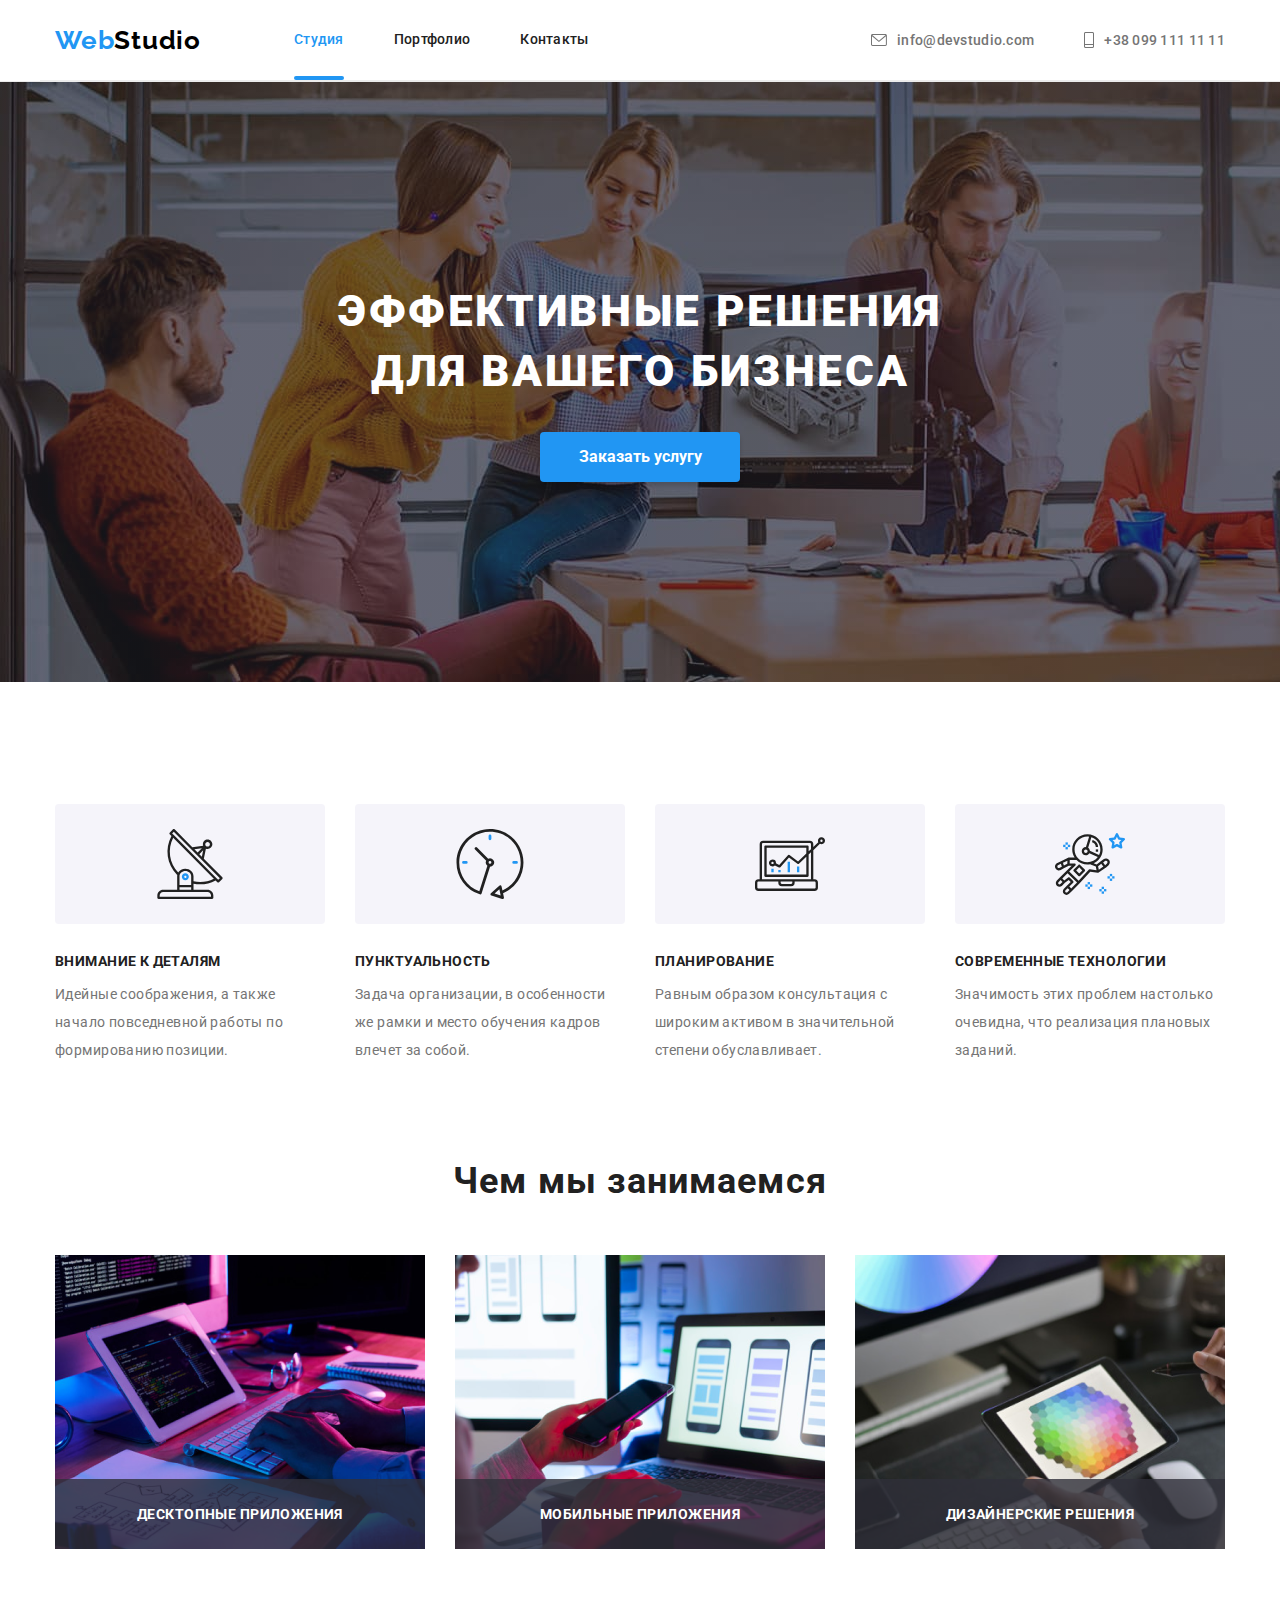
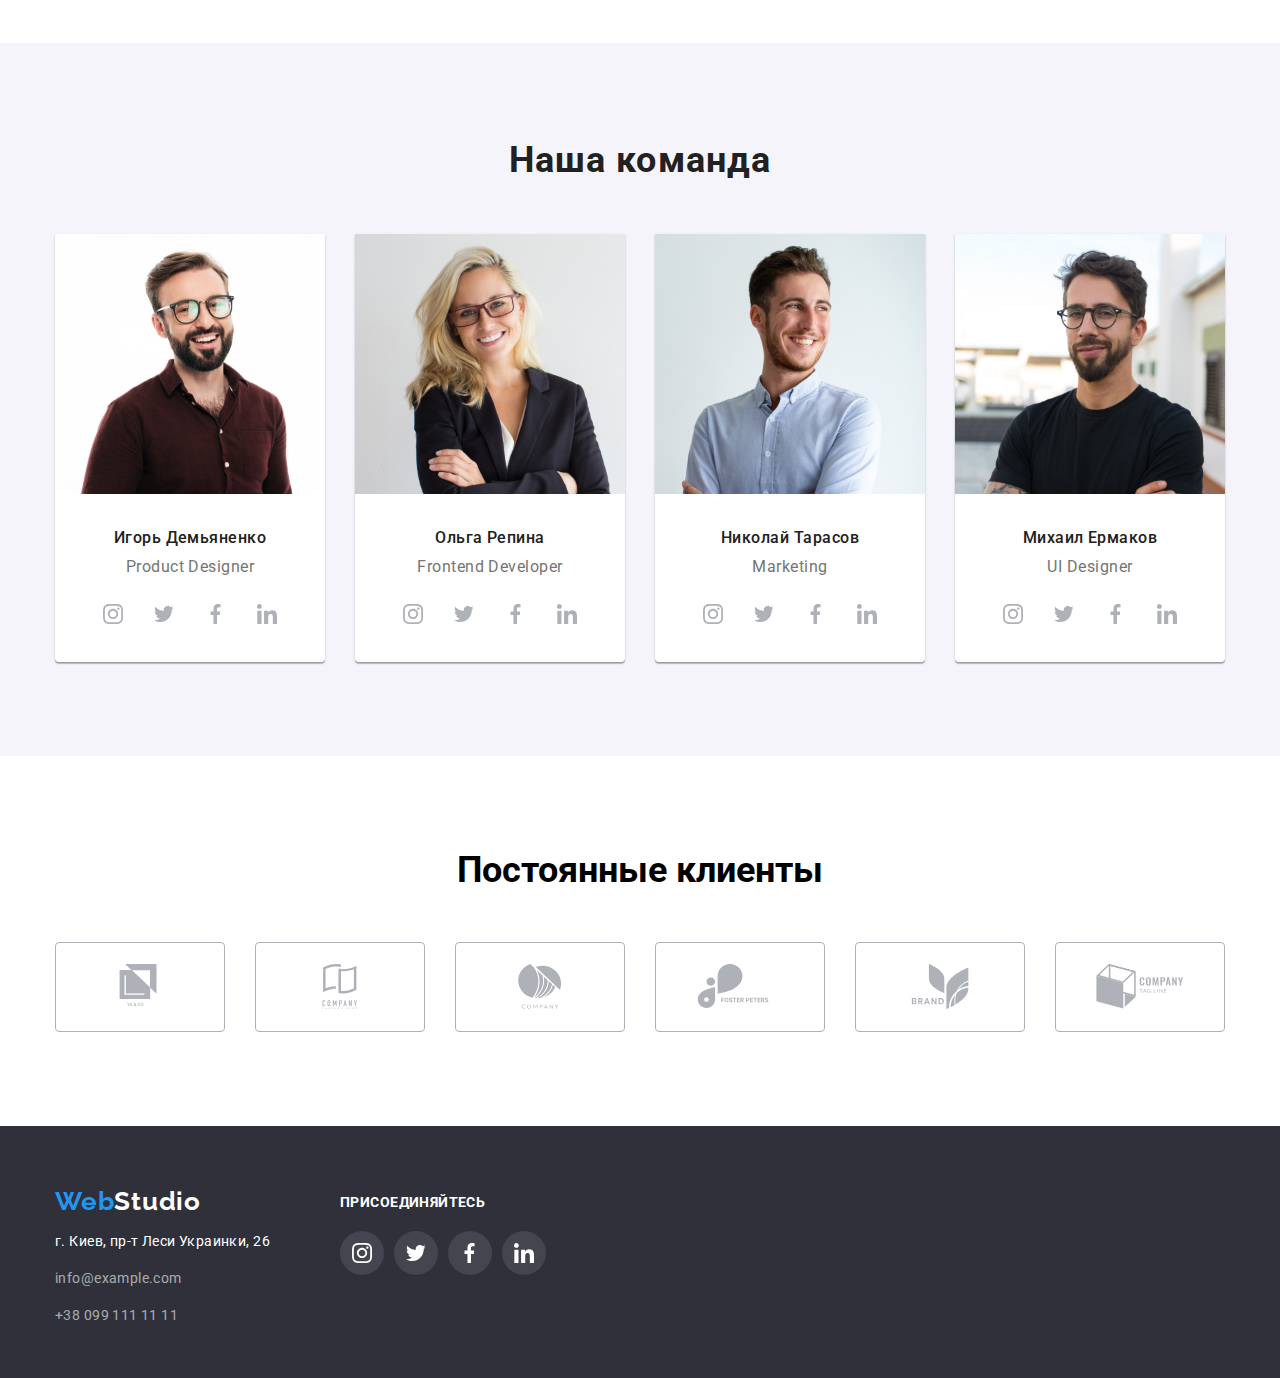
<file: index.html>
<!DOCTYPE html>
<html lang="ru">

<head>
    <meta charset="UTF-8">
    <meta name="viewport" content="width=device-width, initial-scale=1.0">
    <title>goit-markup-hw-01</title>
    <link rel="stylesheet" href="./css/style.css">
    <link rel="preconnect" href="https://fonts.gstatic.com">
    <link
        href="https://fonts.googleapis.com/css2?family=Raleway:wght@700&family=Roboto:wght@400;500;700;900&display=swap"
        rel="stylesheet">
</head>

<body>

    <!--header conteiner -->
    <header class="header">
        <div class="conteiner header-conteiner">
            <nav class="navigation">
                <a href="" class="logo-header">Web<span style="color:black;">Studio</span> </a>
                <ul class="site-nav list ">
                    <li class="nav-item"> <a href="./index.html" class="link current">Студия</a></li>
                    <li class="nav-item"> <a href="./portfolio.html" class="link">Портфолио</a></li>
                    <li class="nav-item"> <a href="" class="link">Контакты</a> </li>
                </ul>
            </nav>
            <!--webstudio-conteiner-contacts-->
            <ul class="contacts-nav list ">

                <li class="nav-contact-link"> <a href="" class="contact-link mail"> <svg>
                            <use href="./image/symbol-defs.svg#icon-envelope"></use>
                        </svg>
                        info@devstudio.com</a></li>
                <li class="nav-contact-link "> <a href="" class="contact-link tel"><svg>
                            <use href="./image/symbol-defs.svg#icon-phone"></use>
                        </svg>
                        +38 099 111 11 11</a> </li>

            </ul>
        </div>


    </header>

    <main>

        <!--Hero conteiner-->
        <section class="hero-section">
            <div class="hero-conteiner">
                <h1 class="hero-title">Эффективные решения для вашего бизнеса</h1>
                <button class="hero-button button " data-modal-open>Заказать услугу</span></button>
            </div>
        </section>


        <!--solutions conteiner-->
        <section class="solutions-section ">
            <div class="solutions-conteiner">
                <h2 class="solutions-title"> Наши приоритеты</h2>
                <ul class="solutions-list list">

                    <li class="solution-block antenna">

                        <h3 class="title"> Внимание к деталям</h3>
                        <p class="par-text-solution">Идейные соображения, а также начало повседневной работы по
                            формированию позиции.</p>
                    </li>

                    <li class="solution-block clock">

                        <h3 class="title">Пунктуальность</h3>
                        <p class="par-text-solution">Задача организации, в особенности же рамки и место обучения кадров
                            влечет за собой.</p>
                    </li>

                    <li class="solution-block diagram">

                        <h3 class="title">Планирование</h3>
                        <p class="par-text-solution">Равным образом консультация с широким активом в значительной
                            степени обуславливает.</p>
                    </li>

                    <li class="solution-block astronaut">

                        <h3 class="title">Современные технологии</h3>
                        <p class="par-text-solution">Значимость этих проблем настолько очевидна, что реализация плановых
                            заданий.</p>
                    </li>

                </ul>
            </div>
        </section>

        <!--Works samples container-->
        <section class="works-samples-container">
            <div class="work-conteiner">
                <h2 class="works-samples-title">Чем мы занимаемся</h2>
                <ul class="work-samples-list list">
                    <li class="work-photo">
                        <img class="photo" src="image/logo1.png" width="370" alt="photos">
                        <p class="label">Десктопные приложения</p>
                    </li>
                    <li class="work-photo">
                        <img class="photo" src="image/logo2.png" width="370" alt="photos">
                        <p class="label">Мобильные приложения</p>
                    </li>
                    <li class="work-photo">
                        <img class="photo" src="image/logo3.png" width="370" alt="photos">
                        <p class="label">Дизайнерские решения</p>
                    </li>
                </ul>
            </div>

        </section>

        <!--Team-container-->
        <section class="section-team">
            <div class="section-team-conteiner">
                <h2 class="main-work-title">Наша команда</h2>

                <ul class="section-team-list list">

                    <li class="team-cards">
                        <img class="designer-photo" src="image/foto1.jpg" width="240" alt="photos">
                        <div class="team-profile ">
                            <h3 class="designer-title">Игорь Демьяненко</h3>
                            <p class="par-text">Product Designer</p>

                            <ul class="social-group">
                                <li class="social-links">
                                    <a href="" class="icon-instagram soc-link">
                                        <svg>
                                            <use href="./image/symbol-defs.svg#icon-instagram"></use>
                                        </svg>
                                    </a>
                                </li>
                                <li class="social-links">
                                    <a href="" class="icon-twitter soc-link">
                                        <svg>
                                            <use href="./image/symbol-defs.svg#icon-twitter"></use>
                                        </svg>
                                    </a>
                                </li>
                                <li class="social-links">
                                    <a href="" class="icon-facebook soc-link">
                                        <svg>
                                            <use href="./image/symbol-defs.svg#icon-facebook"></use>
                                        </svg>
                                    </a>
                                </li>
                                <li class="social-links">
                                    <a href="" class="icon-linkedin soc-link">
                                        <svg>
                                            <use href="./image/symbol-defs.svg#icon-linkedin"></use>
                                        </svg>
                                    </a>
                                </li>
                            </ul>
                        </div>
                    </li>

                    <li class="team-cards">
                        <img class="designer-photo" src="image/foto2.jpg" width="240" alt="photos">
                        <div class="team-profile ">
                            <h3 class="designer-title">Ольга Репина</h3>
                            <p class="par-text">Frontend Developer</p>
                            <ul class="social-group">
                                <li class="social-links">
                                    <a href="" class="icon-instagram soc-link">
                                        <svg>
                                            <use href="./image/symbol-defs.svg#icon-instagram"></use>
                                        </svg>
                                    </a>
                                </li>
                                <li class="social-links">
                                    <a href="" class="icon-twitter soc-link">
                                        <svg>
                                            <use href="./image/symbol-defs.svg#icon-twitter"></use>
                                        </svg>
                                    </a>
                                </li>
                                <li class="social-links">
                                    <a href="" class="icon-facebook soc-link">
                                        <svg>
                                            <use href="./image/symbol-defs.svg#icon-facebook"></use>
                                        </svg>
                                    </a>
                                </li>
                                <li class="social-links">
                                    <a href="" class="icon-linkedin soc-link">
                                        <svg>
                                            <use href="./image/symbol-defs.svg#icon-linkedin"></use>
                                        </svg>
                                    </a>
                                </li>
                            </ul>
                        </div>
                    </li>

                    <li class="team-cards">
                        <img class="designer-photo" src="image/foto3.jpg" width="240" alt="photos">
                        <div class="team-profile ">
                            <h3 class="designer-title">Николай Тарасов</h3>
                            <p class="par-text"> Marketing</p>
                            <ul class="social-group">
                                <li class="social-links">
                                    <a href="" class="icon-instagram soc-link">
                                        <svg>
                                            <use href="./image/symbol-defs.svg#icon-instagram"></use>
                                        </svg>
                                    </a>
                                </li>
                                <li class="social-links">
                                    <a href="" class="icon-twitter soc-link">
                                        <svg>
                                            <use href="./image/symbol-defs.svg#icon-twitter"></use>
                                        </svg>
                                    </a>
                                </li>
                                <li class="social-links">
                                    <a href="" class="icon-facebook soc-link">
                                        <svg>
                                            <use href="./image/symbol-defs.svg#icon-facebook"></use>
                                        </svg>
                                    </a>
                                </li>
                                <li class="social-links">
                                    <a href="" class="icon-linkedin soc-link">
                                        <svg>
                                            <use href="./image/symbol-defs.svg#icon-linkedin"></use>
                                        </svg>
                                    </a>
                                </li>
                            </ul>
                        </div>
                    </li>

                    <li class="team-cards">
                        <img class="designer-photo" src="image/foto4.jpg" width="240" alt="photos">
                        <div class="team-profile ">
                            <h3 class="designer-title">Михаил Ермаков</h3>
                            <p class="par-text">UI Designer</p>
                            <ul class="social-group">
                                <li class="social-links">
                                    <a href="" class="icon-instagram soc-link">
                                        <svg>
                                            <use href="./image/symbol-defs.svg#icon-instagram"></use>
                                        </svg>
                                    </a>
                                </li>
                                <li class="social-links">
                                    <a href="" class="icon-twitter soc-link">
                                        <svg>
                                            <use href="./image/symbol-defs.svg#icon-twitter"></use>
                                        </svg>
                                    </a>
                                </li>
                                <li class="social-links">
                                    <a href="" class="icon-facebook soc-link">
                                        <svg>
                                            <use href="./image/symbol-defs.svg#icon-facebook"></use>
                                        </svg>
                                    </a>
                                </li>
                                <li class="social-links">
                                    <a href="" class="icon-linkedin soc-link">
                                        <svg>
                                            <use href="./image/symbol-defs.svg#icon-linkedin"></use>
                                        </svg>
                                    </a>
                                </li>
                            </ul>
                        </div>
                    </li>

                </ul>
            </div>
        </section>

        <section class="clients">
            <div class="conteinet-clients">
                <h2 class="our-clients">Постоянные клиенты</h2>
                <ul class="clients-list">
                    <li class="clients-logo">
                        <a href="" class="comp-link">
                            <svg>
                                <use href="./image/symbol-defs.svg#icon-ya-and-co"></use>
                            </svg>
                        </a>
                    </li>
                    <li class="clients-logo">
                        <a href="" class="comp-link"">
    <svg>
        <use href=" ./image/symbol-defs.svg#icon-company-tagline"></use>
                            </svg>
                        </a>
                    </li>
                    <li class="clients-logo">
                        <a href="" class="comp-link"">
    <svg>
        <use href=" ./image/symbol-defs.svg#icon-company-fruits"></use>
                            </svg>
                        </a>
                    </li>
                    <li class="clients-logo">
                        <a href="" class="comp-link"">
    <svg>
        <use href=" ./image/symbol-defs.svg#icon-foster-peters"></use>
                            </svg>
                        </a>
                    </li>
                    <li class="clients-logo">
                        <a href="" class="comp-link">
                            <svg>
                                <use href="./image/symbol-defs.svg#icon-brand"></use>
                            </svg>
                        </a>
                    </li>
                    <li class="clients-logo">
                        <a href="" class="comp-link">
                            <svg>
                                <use href="./image/symbol-defs.svg#icon-build"></use>
                            </svg>
                        </a>
                    </li>
                </ul>
            </div>
        </section>

    </main>
    <footer class="footer-block">

        <div class="footer-conteiner">
            <div class="footer-nav">
                <a href="" class="logo-footer ">Web<span class="color-logo">Studio</span> </a>
                <ul class=" navigation-list list">
                    <li class="">
                        <p class="address-footer ">г. Киев, пр-т Леси Украинки, 26</p>
                        <a href="" class="footer-email ">info@example.com </a>
                        <a href="" class="footer-tel ">+38 099 111 11 11</a>
                    <li>
                </ul>
            </div>
                <div class="footer-social">
                    <p>присоединяйтесь</p>
                    
                    <ul class="footer-links-list">
                
                        <li class="footer-links"><a href="" class="footer-li">
                                <svg>
                                    <use href="./image/symbol-defs.svg#icon-instagram"></use>
                                </svg>
                            </a></li>
                        <li class="footer-links"><a href="" class="footer-li">
                                <svg>
                                    <use href="./image/symbol-defs.svg#icon-twitter"></use>
                                </svg>
                            </a></li>
                        <li class="footer-links"><a href="" class="footer-li">
                            <svg>
                                <use href="./image/symbol-defs.svg#icon-facebook"></use>
                            </svg>
                            </a>
                        </li>
                        <li class="footer-links"><a href="" class="footer-li">
                                <svg>
                                    <use href="./image/symbol-defs.svg#icon-linkedin"></use>
                                </svg>
                            </a>
                        </li>
                    </ul>
                    
                </div>
        </div>
   
    </footer>
    <div class="backdrop is-hidden " data-modal>
        <div class="modal">
<button class="modal-close" data-modal-close>
    <img src="./image/close.svg" alt="">
</button>
        </div>

    </div>

<script src="./js/modal.js"></script>

</body>

</html>
</file>
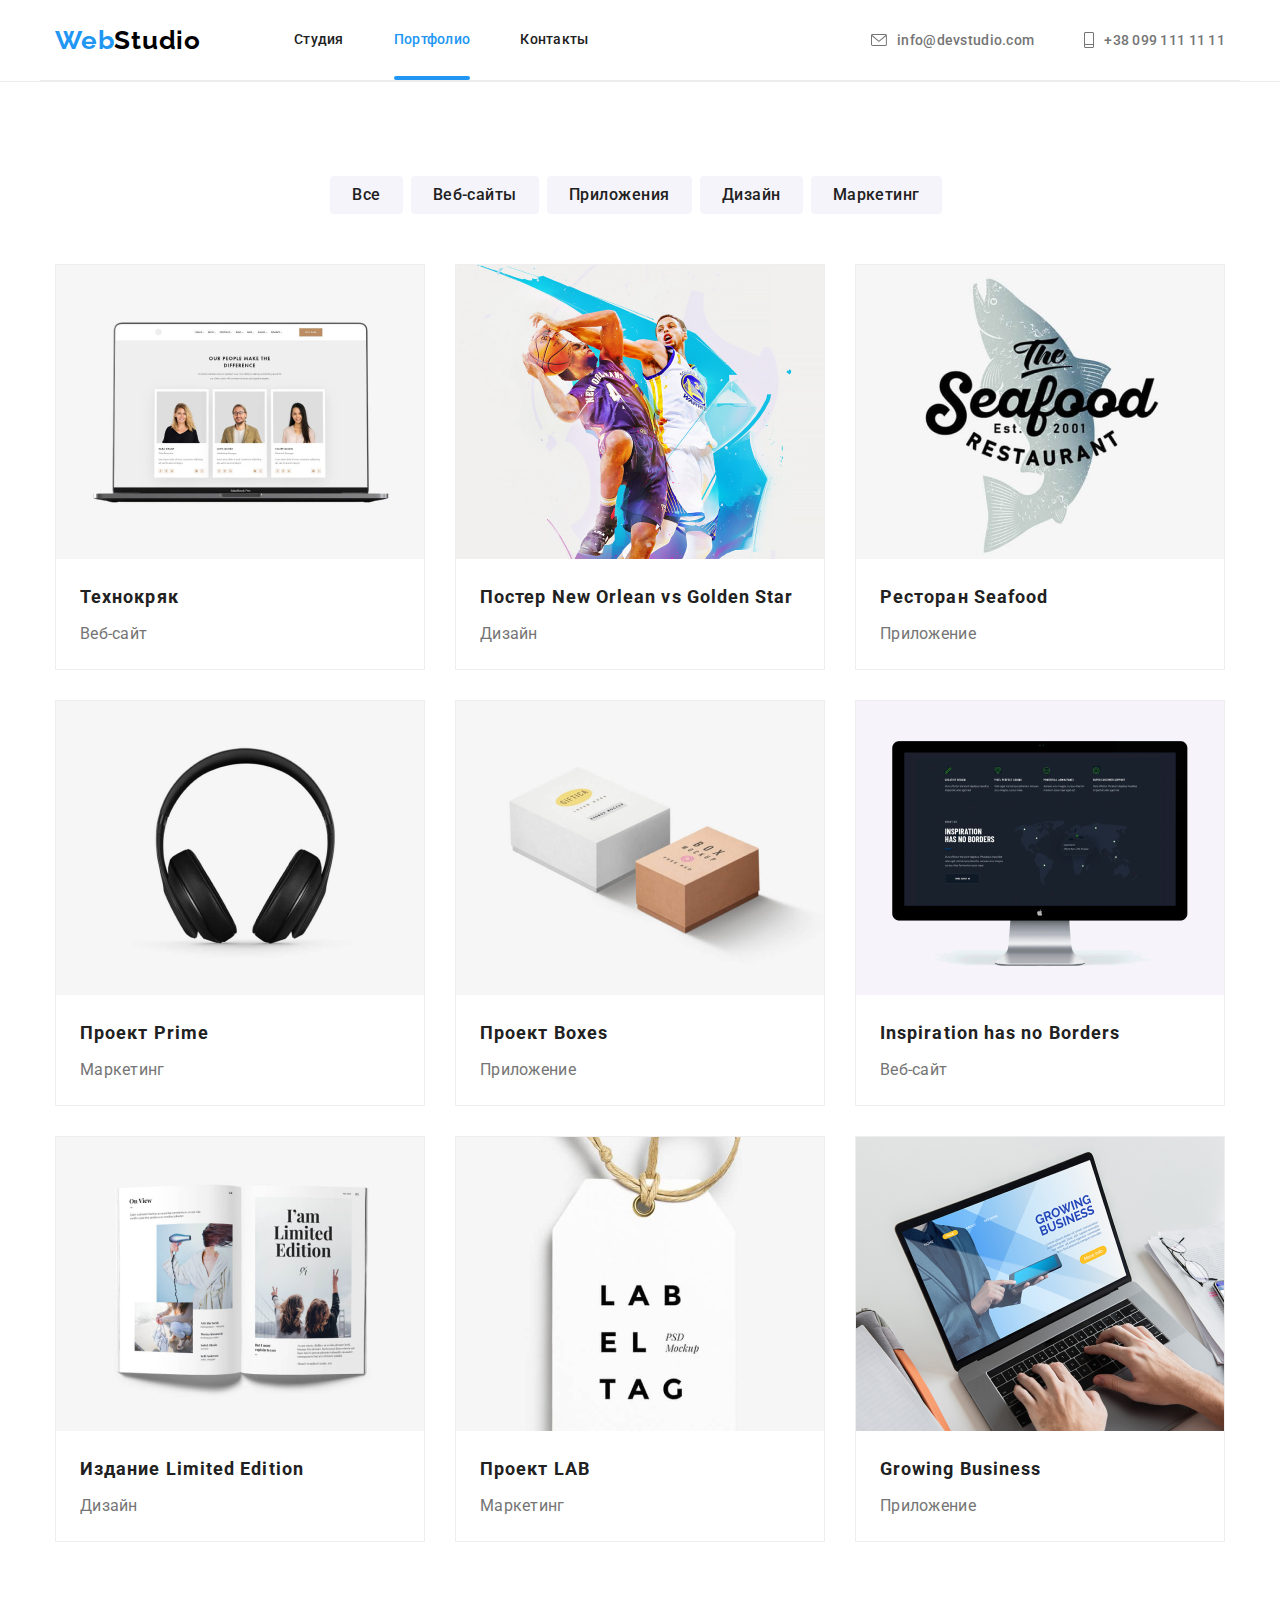
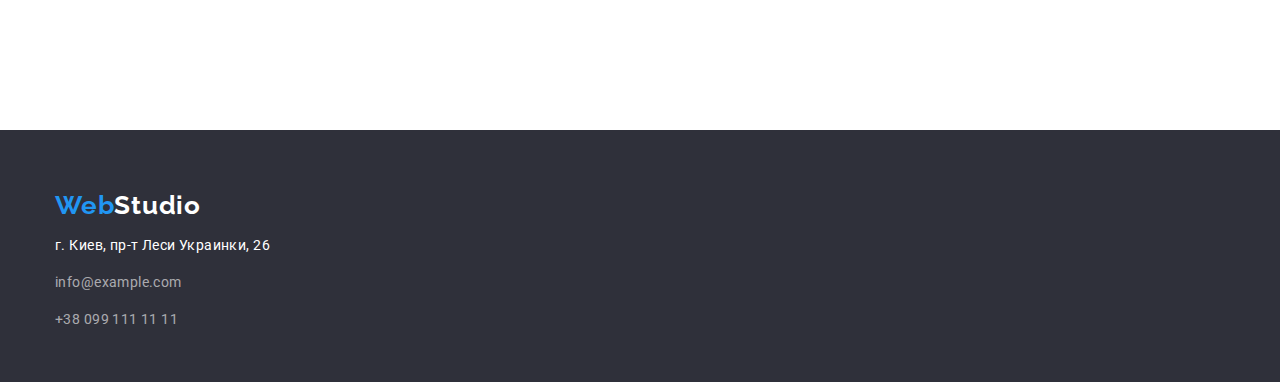
<file: portfolio.html>
<!DOCTYPE html>
<html lang="ru">
<head>
    <meta charset="UTF-8">
    <meta name="viewport" content="width=device-width, initial-scale=1.0">
    <title>goit-markup-hw-01</title>
    <link rel="stylesheet" href="./css/style.css">
    <link rel="preconnect" href="https://fonts.gstatic.com">
<link href="https://fonts.googleapis.com/css2?family=Raleway:wght@700&family=Roboto:wght@400;500;700;900&display=swap" rel="stylesheet">
</head>
<body>
    
    <!--header conteiner -->
    <header class="header">
        <div class="conteiner header-conteiner">
            <nav class="navigation">
                <a href="" class="logo-header">Web<span style="color:black;">Studio</span> </a>
                <ul class="site-nav list ">
                    <li class="nav-item"> <a href="./index.html" class="link ">Студия</a></li>
                    <li class="nav-item"> <a href="./portfolio.html" class="link current">Портфолио</a>
                    </li>
                    <li class="nav-item"> <a href="" class="link">Контакты</a> </li>
                </ul>
            </nav>
            <!--webstudio-conteiner-contacts-->
            <ul class="contacts-nav list ">
            
                <li class="nav-contact-link"> <a href="" class="contact-link mail"> <svg>
                            <use href="./image/symbol-defs.svg#icon-envelope"></use>
                        </svg>
                        info@devstudio.com</a></li>
                <li class="nav-contact-link "> <a href="" class="contact-link tel"><svg>
                            <use href="./image/symbol-defs.svg#icon-phone"></use>
                        </svg>
                        +38 099 111 11 11</a> </li>
            
            </ul>
        </div>
    
    
    </header>

<main>
    <!--portfolio-buttons-->

    <section class="portfolio">
        <div class="portfolio-conteiner">

        <h1 class="title-work">Кнопки примеры работ</h1>
<ul class="list portfolio-button">

        <li><button class="nav-button ">Все</button></li>
        <li><button class="nav-button ">Веб-сайты</span></button></li>
        <li><button class="nav-button ">Приложения</span></button></li>
        <li><button class="nav-button ">Дизайн </span></button></li>
        <li><button class="nav-button ">Маркетинг </span></button></li>
    </ul>
            <ul class="projects-table list">
                
                <li class="projects-items"> 
                    <a href class=" link-further link">
                    <div class="photo-cards">
                        <img class="image-portfolio" width="370" src="image/portfolio1.png" alt="Веб-сайт">
                    
                        <p class="overlay-text">Технокряк это современная площадка распространения коронавируса. Компании используют эту платформу для цифрового
                            шпионажа и атак на защищённые сервера конкурентов.</p>
                    </div>
                    <div class="name">
                    <h3 >Технокряк</h3>
            <p >Веб-сайт</p> </div>
            </a>
                </li>

                <li class="projects-items">
                    <a href class="link-further link">
                   <div class="photo-cards">
                        <img class="image-portfolio" width="370" src="image/portfolio2.png" alt="изображены баскетболисты">
            <p class="overlay-text">Технокряк это современная площадка распространения коронавируса. Компании используют эту
                платформу для цифрового
                шпионажа и атак на защищённые сервера конкурентов.</p>
                    </div>
                   <div class="name">
                    <h3 >Постер New Orlean vs Golden Star</h3>
                    <p >Дизайн</p></div>
                </a>
                </li>

                <li class="projects-items">
                    <a href class="link-further link">
                <div class="photo-cards"> 
                    <img class="image-portfolio" width="370" src="image/portfolio3.png" alt="лого ресторана рыба и надпись Ресторан Сифуд ">
                <p class="overlay-text">Технокряк это современная площадка распространения коронавируса. Компании используют эту
                    платформу для цифрового
                    шпионажа и атак на защищённые сервера конкурентов.</p></div>
                <div class="name">
                    <h3 >Ресторан Seafood</h3>
            <p >Приложение</p></div>
            </a>
                </li>

                <li class="projects-items">
                    <a href class="link-further link">
                    <div class="photo-cards"><img class="image-portfolio" width="370" src="image/portfolio4.png" alt="наушики черные">
                    <p class="overlay-text">Технокряк это современная площадка распространения коронавируса. Компании используют эту
                        платформу для цифрового
                        шпионажа и атак на защищённые сервера конкурентов.</p>
                    </div>
                    <div class="name">
                    <h3>Проект Prime</h3>
            <p >Маркетинг</p></div>
            </a>
                </li>

                <li class="projects-items">
                    <a href class="link-further link">
                    <div class="photo-cards">
                        <img class="image-portfolio" width="370" src="image/portfolio5.png" alt="белая и коричневая картонные коробки">
                    <p class="overlay-text">Технокряк это современная площадка распространения коронавируса. Компании используют эту
                        платформу для цифрового
                        шпионажа и атак на защищённые сервера конкурентов.</p>
                    </div>
                <div class="name">
                    <h3 >Проект Boxes</h3>
            <p >Приложение</p></div>
            </a>
                </li>

                <li class="projects-items">
                    <a href class="link-further link">
                    <div class="photo-cards">
                        <img class="image-portfolio" width="370" src="image/portfolio6.png" alt="монитор компьютера">
                    <p class="overlay-text">Технокряк это современная площадка распространения коронавируса. Компании используют эту
                        платформу для цифрового
                        шпионажа и атак на защищённые сервера конкурентов.</p>
                    </div>
                <div class="name">
                    <h3 >Inspiration has no Borders</h3>
            <p >Веб-сайт</p></div>
            </a>
                </li>

                <li class="projects-items">
                    <a href class="link-further link">
                    <div class="photo-cards">
                        <img class="image-portfolio" width="370" src="image/portfolio7.png" alt="разворот журнала с фото">
                    <p class="overlay-text">Технокряк это современная площадка распространения коронавируса. Компании используют эту
                        платформу для цифрового
                        шпионажа и атак на защищённые сервера конкурентов.</p>
                    </div>
                <div class="name">
                    <h3 >Издание Limited Edition</h3>
            <p >Дизайн</p></div>
</a>
                </li>
                <li class="projects-items">
                    <a href class="link-further link">
                    <div class="photo-cards">
                        <img class="image-portfolio" width="370" src="image/portfolio8.png" alt="белая этикетка">
                    <p class="overlay-text">Технокряк это современная площадка распространения коронавируса. Компании используют эту
                        платформу для цифрового
                        шпионажа и атак на защищённые сервера конкурентов.</p>
                    </div>
                <div class="name">
                    <h3 >Проект LAB</h3>
            <p >Маркетинг</p></div>
            </a>
                </li>

                <li class="projects-items">
                    <a href class="link-further link">
                    <div class="photo-cards">
                        <img class="image-portfolio" width="370" src="image/portfolio9.png" alt="человек работает на ноутбуке">
                    <p class="overlay-text">Технокряк это современная площадка распространения коронавируса. Компании используют эту
                        платформу для цифрового
                        шпионажа и атак на защищённые сервера конкурентов.</p>
                    </div>
                <div class="name">
                    <h3 >Growing Business</h3>
            <p >Приложение</p></div>
            </a>
                </li>
            
            </ul>
            </div>

        </section>
    
    </main>
<footer class="footer-block">

    <div class="footer-conteiner">
        <nav class="footer-nav">
            <a href="" class="logo-footer highlights">Web<span class="color-logo">Studio</span> </a>
            <ul class=" navigation-list list">
                <li class="highlights">
                    <p class="address-footer ">г. Киев, пр-т Леси Украинки, 26</p>
                    <a href="" class="footer-email ">info@example.com </a> 
                    <a href="" class="footer-tel ">+38 099 111 11 11</a>
                <li>
            </ul>
        </nav>
    </div>
</footer>

</body>

</html>
</file>
<file: css/style.css>
/* Главная */

/** main text color #757575 **/
/** text color of hero and address-footer #FFFFFF **/
/** color of titles #212121 **/
/** hover color #2196F3 **/
/** footer imail and tel color: rgba(255, 255, 255, 0.6)**/
/**background color of hero #2F303A **/

:root {
    --primary-text-color: #757575;
    --text-title-color: #212121 ;
    --hero-color:#FFFFFF;
    --accent-color :#2196F3 ;
}

body {
    font-family: 'Raleway', sans-serif;
    font-family: 'Roboto', sans-serif;
    margin: 0;
}


/** то что не надо применять **/
.list {
    list-style: none;
    padding: 0;
    margin: 0;
    
}
a {
    text-decoration: none;
}

ul {
    margin: 0;
    padding: 0;
    list-style-type: none;
   
}
* {
    box-sizing: border-box;

}
p {
    margin: 0;
}
h1, 
h2, 
h3 {
margin: 0;
}

/** accents **/

 
.link:hover {
    color: var(--accent-color );
     
   
}
.link:focus {
    color: var(--accent-color );
    border: none;
     
}
.contact-link {
    color: var(--primary-text-color);
    transition: 250ms color cubic-bezier(0.4,0,0.2,1);

     
}
.contact-link:hover,
.contact-link:focus {
    color:var(--accent-color );
     
    
}



.hero-button {
    color: #FFFFFF;
    background-color: #2196F3 ;  
    transition: 250ms background-color cubic-bezier(0.4,0,0.2,1);
}



/** Header conteiner **/
.header {
    border-bottom: 1px solid #ECECEC;
    
    
}
.conteiner {
    width: 1200px;
    padding-left:15px ;
    padding-right: 15px;
    margin: 0 auto;
    align-items: center;
}
.header-conteiner {
    display: flex;
    align-items: center;
    justify-content: space-between;
    border-bottom: 1px solid #ECECEC;

}
.navigation {
    display: flex;
    align-items: center;
}
.site-nav {
    display: flex;
    transition: 250ms border-color cubic-bezier(0.4,0,0.2,1);
}
 .link {
font-family: Roboto;
font-size: 14px;
font-weight: 500;
line-height: 1.14;
letter-spacing: 0.02em;
text-align: left;
color: #212121;
transition: 250ms color cubic-bezier(0.4,0,0.2,1);

}
.nav-item:not(:last-child){
margin-right: 50px;
}
.nav-item a{
    padding-top: 32px;
    padding-bottom: 32px;
    display: inline-block;
   
}
.logo-header {
    font-family: Raleway;
font-weight: 700;
font-size: 26px;
line-height: 1.19;
letter-spacing: 0.03em;
color: #2196F3;
display: inline-block;
margin-right: 93px;

}
.contacts-nav {
    display: flex;
    margin-left: auto;

}
.nav-contact-link:not(:last-child){
margin-right: 50px; 
}
    


.site-nav .link.current {
    color: #2196F3;
    position: relative;
    transition: 250ms color cubic-bezier(0.4,0,0.2,1);
}
.site-nav .link.current::after {
position: absolute;
content:"";
bottom: 0;
left: 0;
width: 100%;
height: 4px;
background: #2196F3;
border-radius: 2px;
}

.contact-link {
    display: flex;
font-weight: 500;
font-size: 14px;
line-height: 16px;
letter-spacing: 0.02em;

}
.mail, .tel {
    display: flex;
    align-items: center;
    letter-spacing: 0.02em;
    line-height: 1.2;
    font-weight: 500;
    color: var(--primary-text-color);
    transition: 250ms color cubic-bezier(0.4,0,0.2,1);
    
}
.mail svg {
    width: 16px;
    height: 12px;
    fill: var(--primary-text-color);
    margin-right: 10px;
}
.tel svg {
    width: 10px;
    height: 16px;
    fill: var(--primary-text-color);
    margin-right: 10px;
}
.mail:hover svg,
.mail:focus svg{
fill:var(--accent-color );

}
.tel:hover svg,
.tel:focus svg{
fill:var(--accent-color );
 
}




/** Hero conteiner**/
.hero-section {
    margin-top: 0;
  padding: 200px 0;
  text-align: center;
  max-width: 1600px;
  min-height: 600px;
  background-color: var(--background-color-gray);
  background-image: linear-gradient(to right, rgba(47, 48, 58, 0.4), rgba(47, 48, 58, 0.4)),
    url(../image/herophoto.jpg);
}
.hero-conteiner {
    width: 1200px;
    margin-left: auto;
    margin-right: auto;
    padding-left: 15px;
    padding-right: 15px;
    
}

 .hero-title{
margin: 0 auto 30px;
font-family: Roboto;
font-weight: 900;
font-size: 44px;
line-height: 1.36;
text-transform: uppercase;
color: var(--hero-color);
width: 696px;
letter-spacing: 0.06em;
}

.hero-button {
    display: inherit;
    background: #2196F3;
    box-shadow: 0px 4px 4px rgba(0, 0, 0, 0.15);
    border: none;
    border-radius: 4px;  
    margin: 0 auto ;
    padding: 10px 32px;
    width: 200px;
    height: 50px;
    color: #FFFFFF;    
    font-family: Roboto;
    font-weight: 700;
    font-size: 16px;
    line-height: 1.86;   
}
/** **/


/** solutions conteiner **/
.solutions-section {
    padding-top: 94px;
    padding-bottom: 94px;
    
}
.solutions-conteiner {
    margin-left: auto;
    margin-right: auto;
    padding-left: 15px;
    padding-right: 15px;
    width: 1200px;
    color: #FFFFFF;  
}
.solutions-list{
    display: flex;
    flex-wrap: wrap;

}
.solutions-title {
    display: block;

}
.solution-block:not(:nth-child(4n)) {
    margin-right: 30px;
}
.solution-block{
    width: 270px;
   
}
.antenna::before {
background-image: url("./image/symbol-defs.svg#icon-phone");
 background-repeat: no-repeat;
 background-position: center;
 }
.solution-block::before{
    display: flex;
    content: '';
    height: 120px;
    background-color: #F5F4FA;
    border-radius: 4px;
    margin-bottom: 30px;
    background-repeat: no-repeat;
    background-position: center;
}
.solution-block.antenna::before{
    background-image: url("../image/antenna.svg");
}
.solution-block.clock::before{
    background-image: url("../image/clock.svg");
}
.solution-block.diagram::before{
    background-image: url("../image/diagram.svg");
}
.solution-block.astronaut::before{
    background-image: url("../image/astronaut.svg");
}



.title {
font-family: Roboto;
font-weight: 700;
font-size: 14px;
line-height: 1.14;
letter-spacing: 0.03em;
text-transform: uppercase;
color: var(--text-title-color);
margin-top: 0;
margin-bottom: 10px;
}

.par-text-solution {
font-family: Roboto;
font-weight: 400;
font-size: 14px;
line-height: 2;
letter-spacing: 0.03em;
color: var(--primary-text-color);
}

/** Works samples container **/
.works-samples-container {
    padding-bottom: 94px;

}
.work-conteiner {
    margin-left: auto;
    margin-right: auto;
    width: 1200px;
    padding-left: 15px;
    padding-right: 15px;
}

.works-samples-title {
font-family: Roboto;
font-weight: 700;
font-size: 36px;
line-height: 1.31;
text-align: center;
letter-spacing: 0.03em;
color: var(--text-title-color);
padding-bottom: 50px;

}

.work-samples-list {
    
     display: flex;
    justify-content: space-between;
}
.work-photo{
        width: 370px;
        height: 294px;
        position: relative;     
}


.label {
 text-transform: uppercase;
 position: absolute;
 width: 100%;
 height: 70px;
 bottom: 0;
color: #FFFFFF;
padding: 27px 82px;
font-size: 14px;
line-height: 16px;
text-align: center;
letter-spacing: 0.03em;
font-family: Roboto;
font-weight: bold;
background: rgba(47, 48, 58, 0.8);
}
.work-photo:not(:nth-child(3n)) {
    margin-right: 30px;
}


/** Team-container **/
.section-team {
    background: #F5F4FA;
    display: flex;
    justify-content:center;
    padding-top: 94px;
    padding-bottom: 94px;
    
   
}
.section-team-conteiner {
    width: 1200px;
    padding-left: 15px;
    padding-right: 15px;
    margin-left: auto;
    margin-right: auto;
   
}
.main-work-title {
    display: block;
 font-family: Roboto;
font-size: 36px;
font-weight: 700;
line-height: 1.31;
letter-spacing: 0.03em;
text-align: center;
color: var(--text-title-color);
}
.section-team-list {
       display: flex;
       margin-top: 50px;
 
}

.team-cards {
width: 270px;
height: 428px;
background: #FFFFFF;
box-shadow: 0px 1px 3px rgba(0, 0, 0, 0.12), 0px 1px 1px rgba(0, 0, 0, 0.14), 0px 2px 1px rgba(0, 0, 0, 0.2);
border-radius: 0px 0px 4px 4px;
text-align: center;
}

.team-cards:not(:nth-child(4n)) {
    margin-right: 30px;
}

.designer-photo {
    width: 270px;
height: 260px;
}
.team-profile {
    height: 167px;
    display: block;
    padding-top: 30px;
    padding-bottom: 30px;
    text-align: center;
    
}

.designer-title {
    
    display: block;
    margin-bottom:10px;
    font-family: Roboto;
font-size: 16px;
font-weight: 500;
line-height: 1.19;
letter-spacing: 0.03em;
color: var(--text-title-color);
}
.par-text {
display: block;
margin: 0 ;
 font-family: Roboto;
font-size: 16px;
font-weight: 400;
line-height: 1.19;
letter-spacing: 0.03em;
color: var(--primary-text-color);
}

.social-group {
    height:44px;
    margin-top: 16px;
    display: flex;
    padding-left: 32px;
    padding-right: 32px;
    justify-content: space-around;
   
}

.social-links {
    
    margin: auto;
    height: 44px;
    width: 44px;
    
    
    
} 
.soc-link svg{
    height: 20px;
    width: 20px;
    fill: #AFB1B8;
}
.soc-link {
    width: 100%;
    height: 100%;
    background-color:transparent;
    display: flex;
    justify-content: center;
    align-items: center;
    border-radius: 50%;
    transition:250ms background-color cubic-bezier(0.4,0,0.2,1);
    
    
}

 .soc-link:hover,
    .soc-link:focus {
       background-color: var(--accent-color);
        
    }

    .soc-link:hover svg,

    .soc-link:focus svg {
       fill: #ffffff;
        transition: 250ms top cubic-bezier(0.4,0,0.2,1);
       
    }


.clients {
    padding-top: 94px;
    padding-bottom: 94px;
    background: #ffffff;
    display: flex;
    justify-content:center;
}
.conteinet-clients {
    width: 1200px;
    padding-left: 15px;
    padding-right: 15px;
    margin-left: auto;
    margin-right: auto;
}
.clients-list {
    display: flex;
    justify-content: center;
    align-items: center;
}

.our-clients{
        font-size: 36px;
    line-height: 1.16;
    font-weight: 700;
    text-align: center;
    margin: 0;
    margin-bottom: 50px;
}

.clients-logo{
    width: 170px;
    height: 90px; 
    
}
.clients-logo:not(:nth-child(6n)) {
    margin-right: 30px;}

.clients-logo svg {
    width: ;
    height: 45px;
    fill: #AFB1B8;
}
.clients-logo a{
        border: 1px solid #AFB1B8;
    border-radius: 4px;
    margin-right: 30px;
    display: flex;
    width: 100%;
    height: 90px;
    justify-content: center;
    align-items: center;
    transition: 250ms border-color cubic-bezier(0.4,0,0.2,1);
}



   .comp-link:hover,
    .comp-link:focus {
       border-color: var(--accent-color);
        transition: 250ms border-color cubic-bezier(0.4,0,0.2,1);
    }

    .comp-link:hover svg,
    .comp-link:focus svg {
       fill: var(--accent-color);
        transition: 250ms border-color cubic-bezier(0.4,0,0.2,1);
    }

/** footer conteiner **/
.footer-block{
    padding-top: 60px;
    padding-bottom: 60px;
height: 252px;
 background-color:#2F303A ;
 
}
.footer-conteiner {
   width: 1200px;
padding-left: 15px;
padding-right: 15px;
margin-left: auto;
margin-right: auto;
display: flex;
    
}


.footer-social {
        margin-left: 70px;
    color: #ffffff;
    font-size: 14px;
    line-height: 16px;
    letter-spacing: 0.03em;
    padding-top: 9px;
}
.footer-social p {
    text-transform: uppercase;
    font-family: Roboto;
font-weight: bold;
font-size: 14px;
line-height: 1.14;
letter-spacing: 0.03em;
color: #FFFFFF;
margin-bottom: 20px;
}

.footer-links-list {
    display:flex;

}
.footer-links svg {
     fill: white;
    height: 20px;
    width: 20px;
}

.footer-links {
    background: rgba(255, 255, 255, 0.1);
    display: flex;
    justify-content: center;
    align-items: start;
    border-radius: 50%;
        width: 44px;
    height: 44px;
     
   
   
}


.footer-links:not(:nth-child(4n)) {
    margin-right: 10px;}

.footer-links a {
    width: 100%;
    display: flex;
    justify-content: center;
    align-items: center;
    margin: auto;
    border-radius: 50%;
    height: 100%;
    transition: 250ms background-color cubic-bezier(0.4,0,0.2,1);

}
.footer-li:hover,
.footer-li:focus {
    background-color: var(--accent-color);
 
}
 .footer-links:hover svg,
  .footer-links:focus svg {
       fill: #ffffff; 
    }


.logo-footer {
    display: block;
    font-family: Raleway;
    margin-bottom: 10px;
    font-weight: 700;
    font-size: 26px;
    line-height: 1.19;
    letter-spacing: 0.03em;
color: #2196F3;
}

.address-footer{
 font-family: Roboto;
font-size: 14px;
font-weight: 400;
line-height: 2;
letter-spacing: 0.03em;
text-align: left;
margin-bottom: 9px;
    color: #FFFFFF;
}

.footer-email  {
    display: block;
    font-family: Roboto;
    margin-bottom: 9px;
font-size: 14px;
line-height: 2;
letter-spacing: 0.03em;
text-align: left;
color: rgba(255, 255, 255, 0.6);

}
.footer-tel {
 font-family: Roboto;
font-size: 14px;
line-height: 2;
letter-spacing: 0.03em;
text-align: left;
color: rgba(255, 255, 255, 0.6);
}

.footer-block .color-logo {
    color: #FFFFFF;
}

/** portfolio page **/
.portfolio {
    padding-bottom: 94px;
    padding-top: 94px;
    background: #FFFFFF;
    display: flex;
    justify-content:center;

}
.portfolio-conteiner {
    width: 1200px;
padding-left: 15px;
padding-right: 15px;
 margin-left: auto;
    margin-right: auto;
}
.title-work {
    display: none;
}
.portfolio-button {
    display: flex;
    justify-content: center;
    margin-bottom: 50px;
    
}
.nav-button {
margin-right: 8px;
padding: 6px 22px;
background: #F5F4FA;
font-family: Roboto;
font-weight: 500;
font-size: 16px;
line-height: 1.63;
text-align: center;
letter-spacing: 0.03em;
border-radius: 4px;
color: #212121;
border: none;
transition: 250ms color cubic-bezier(0.4, 0, 0.2, 1), 250ms background-color cubic-bezier(0.4, 0, 0.2, 1), 250ms box-shadow cubic-bezier(0.4, 0, 0.2, 1);
}


.nav-button.current {
    background:var(--accent-color );
}
.portfolio .nav-button:hover,
.portfolio .nav-button:focus {
    color: #FFFFFF;
    background-color:var(--accent-color );
box-shadow: 0px 3px 1px rgba(0, 0, 0, 0.1), 0px 1px 2px rgba(0, 0, 0, 0.08), 0px 2px 2px rgba(0, 0, 0, 0.12);
border-radius: 4px;
 transition: 250ms top cubic-bezier(0.4,0,0.2,1);
}
.projects-table  {
    padding-bottom: 94px;
    display: flex;
}
.projects-list-table {
       width: 1200px;
    padding-left: 15px;
    padding-right: 15px;
    margin-left: auto;
    margin-right: auto;
    margin: 0 auto;
}
.projects-table{
        display: flex;
        flex-wrap: wrap;
        justify-content: center;
        margin-left: -30px;
margin-top: -30px;  
}
a.link-further{
    display: block;
    text-decoration: none;
}
.link-further:hover ,
 .link-further:focus {
    display: inline-block;
   text-decoration:none;
       width: 370px;
    height: 404px;
    background: #FFFFFF;
      box-shadow: 0px 1px 1px rgba(0, 0, 0, 0.12), 0px 4px 4px rgba(0, 0, 0, 0.06), 1px 4px 6px rgba(0, 0, 0, 0.16);
    transition: 250ms top cubic-bezier(0.4,0,0.2,1);
}


.image-portfolio{
display: block;
}
.photo-cards{
    position:  relative;
    width: auto;
    height: 294px;
    overflow: hidden;
}

.projects-items {
    width: 370px;
    margin-left: 30px;
    margin-top: 30px;
    background: #FFFFFF;
    border: 1px solid #EEEEEE;
}
  
.overlay-text {
 font-family: Roboto;
font-weight: normal;
font-size: 18px;
line-height: 1.56;
letter-spacing: 0.03em;
    width: 100%;
    height: 100%;
    position: absolute;
    top: 100%;
    padding: 63px 24px;
    background-color: rgba(33,150,243,0.9);
    color: #ffffff;
    transition: 250ms top cubic-bezier(0.4,0,0.2,1);
}
.projects-items:hover .overlay-text{
    top: 0%;
    
}


.name {
    padding: 20px 24px;
    border-top: none;
    background-color: #FFFFFF;
}

.name h3 {
        font-weight: 700;
    font-size: 18px;
    letter-spacing: 0.06em;
    line-height: 2;
    text-align: left;
    color: var(--text-title-color);
    margin-bottom: 4px;
}
.name p {
    font-family: Roboto;
 font-size: 16px;
 font-weight: 400;
    line-height: 1.87;
   margin-top: 0;
    margin-bottom: 0;
color: var(--primary-text-color);
}


.backdrop{
width: 100%;
    height: 100vh;
    position: absolute;
    top: 0;
    bottom: 0;
    background-color: rgba(0,0,0, 0.2);
    position: fixed;

 
}
.backdrop.is-hidden {
opacity: 0;
pointer-events: none;
}
.modal{
    position: absolute;
    width: 528px;
    height: 581px;
    background-color: #FFFFFF;
    top: 50%;
    left: 50%;
    transform: translate(-50%, -50%);
    box-shadow: 0 1px 3px rgb(0 0 0 / 12%), 0 1px 1px rgb(0 0 0 / 14%), 0 2px 1px rgb(0 0 0 / 20%);
    border-radius: 4px;
   
  
}

.modal-close{
    position: absolute;
    width: 30px;
height: 30px;
top: 8px;
right: 8px;
display: flex;
align-items: center;
justify-content: center;
border-radius: 50%;
background-color: #FFFFFF;
border: 1px solid rgba(0, 0, 0, 0.1);
cursor: pointer;
    margin-left: auto;
    margin-top: 8px;
    margin-right: 8px;

}
</file>
